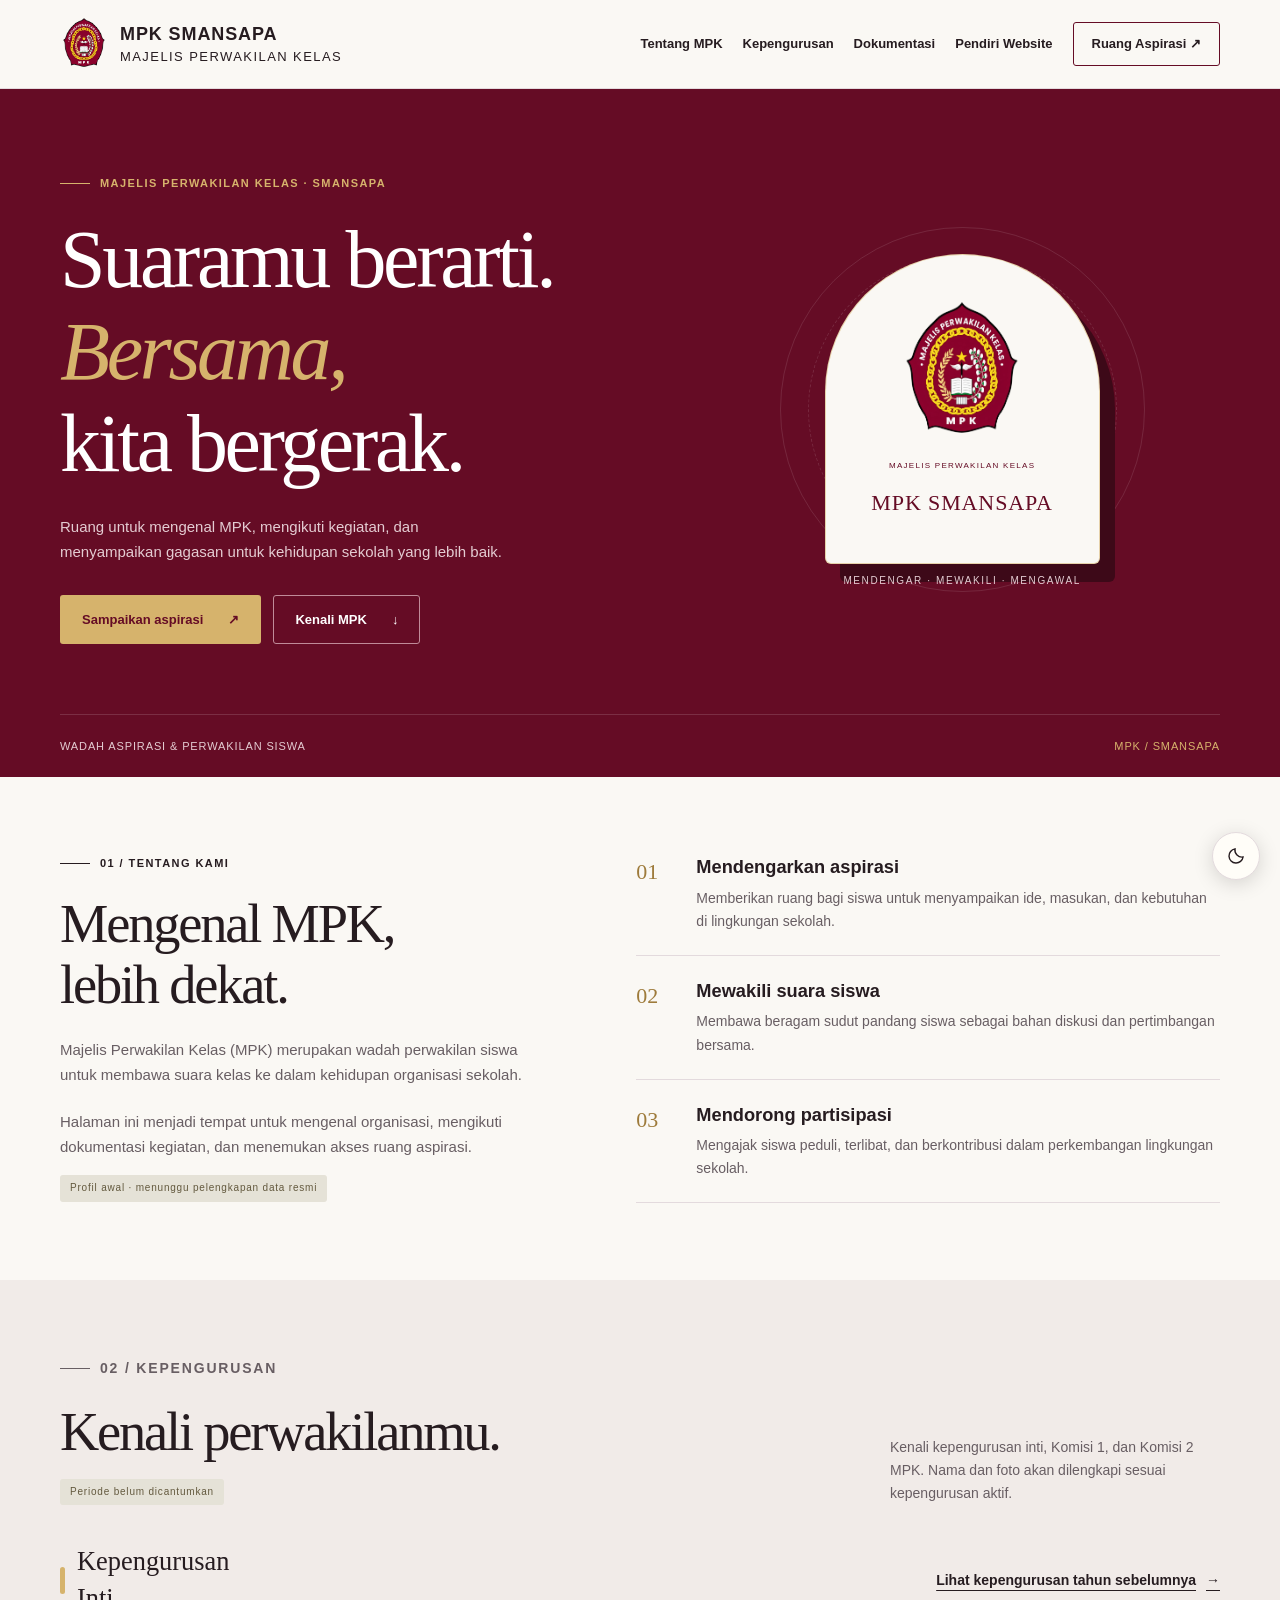
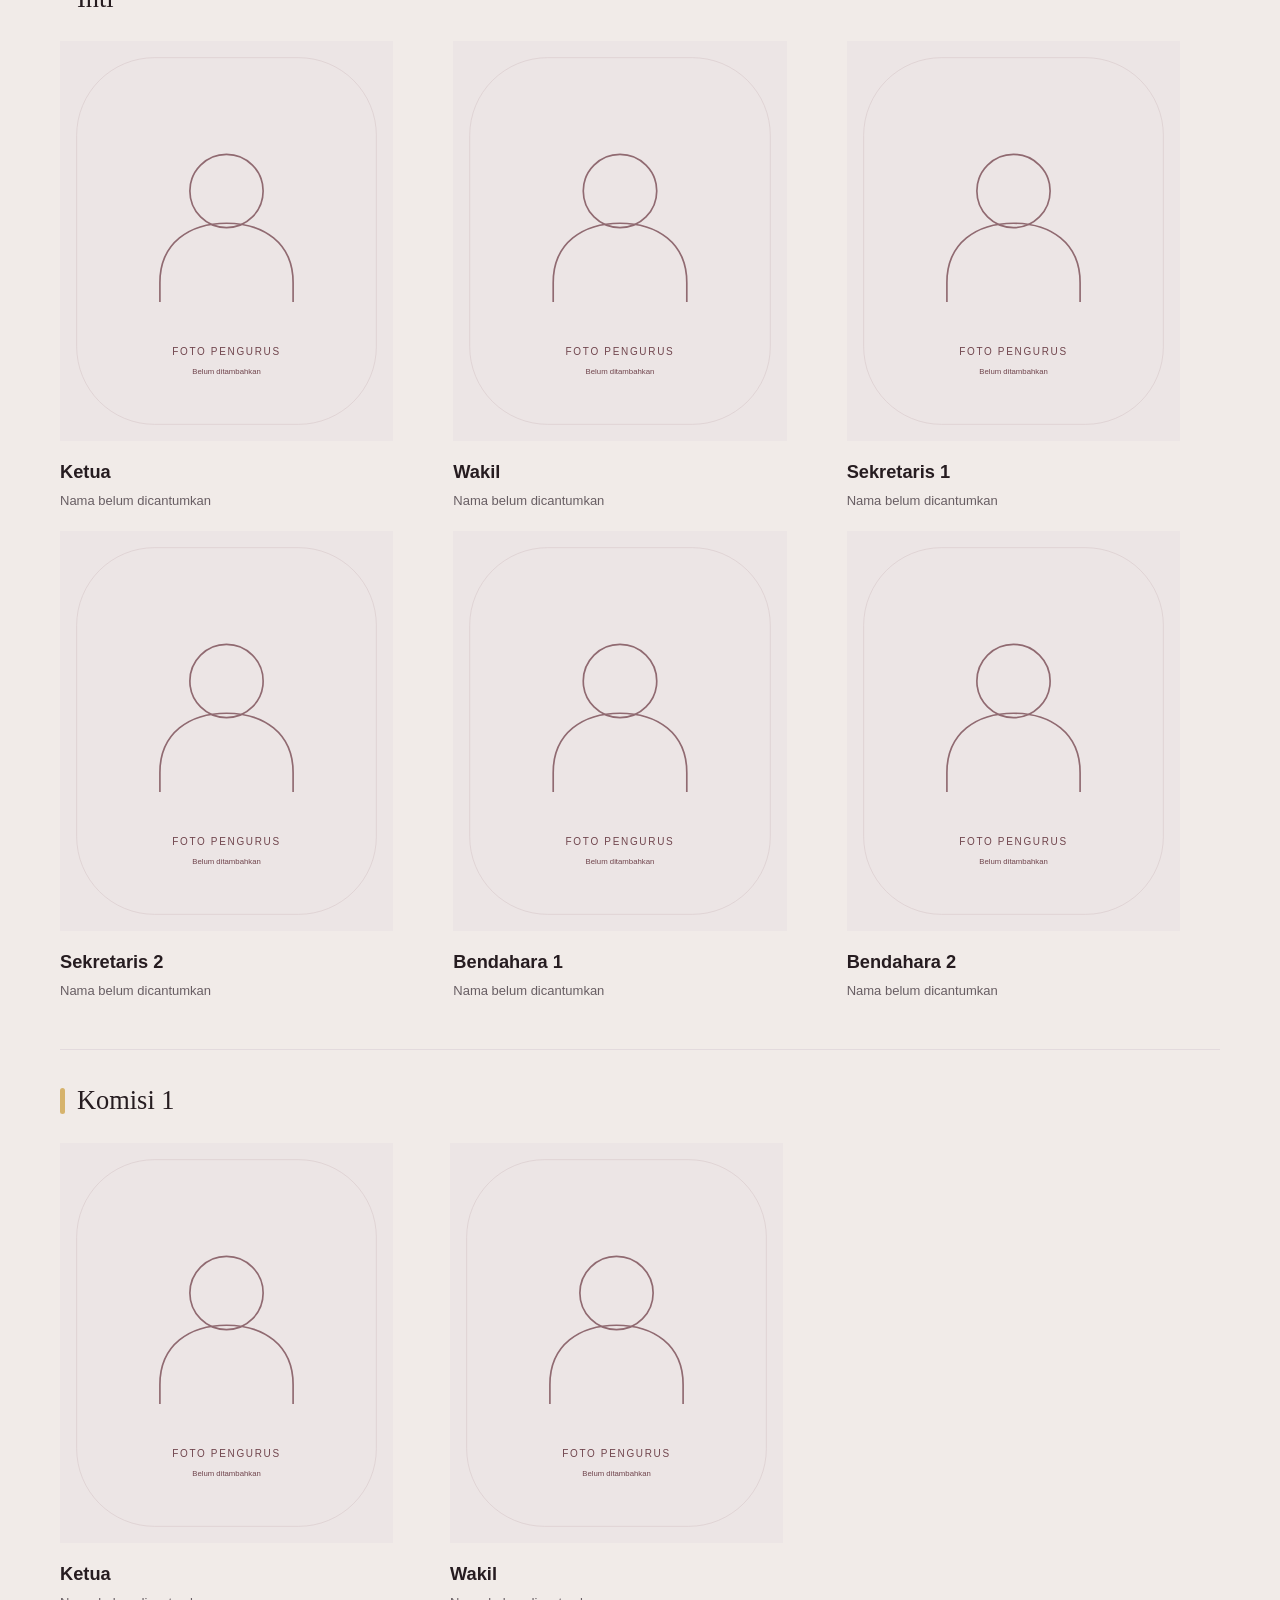
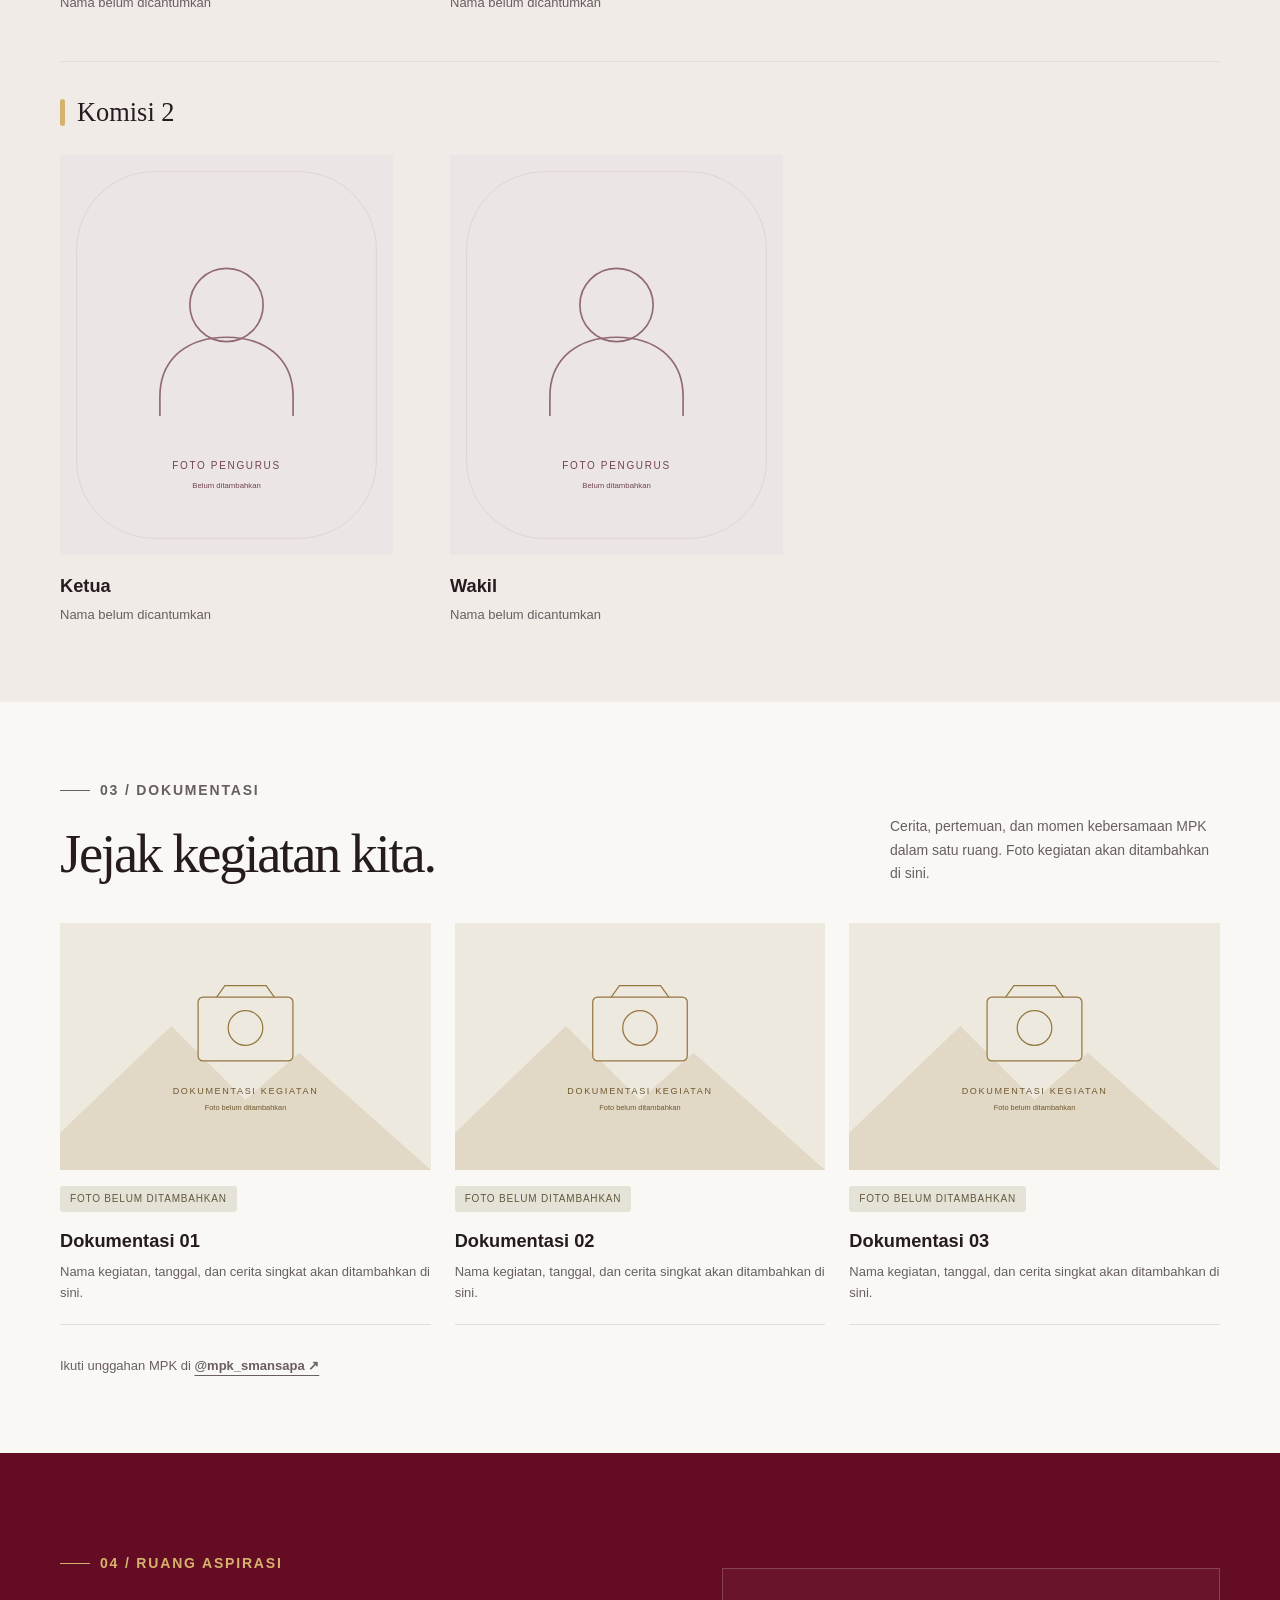
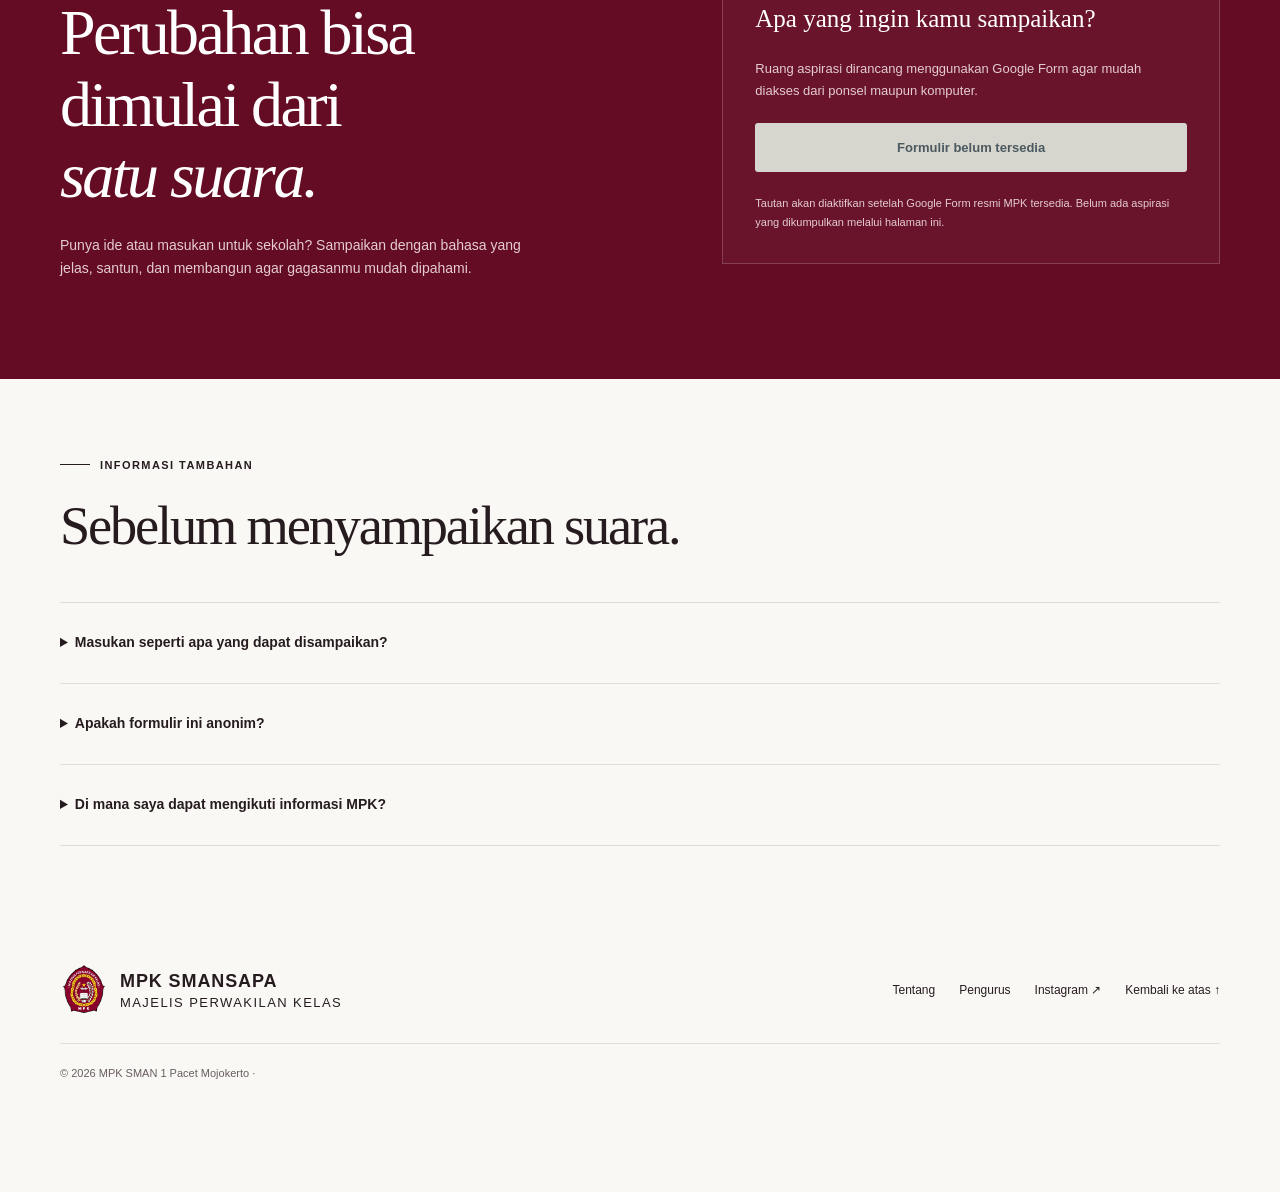
<file: index.html>
<!doctype html>
<html lang="id">
  <head>
    <meta charset="utf-8">
    <meta name="viewport" content="width=device-width, initial-scale=1">
    <meta name="description" content="Kenali MPK SMANSAPA, kepengurusan, dokumentasi kegiatan, dan ruang aspirasi siswa.">
    <meta name="theme-color" content="#650c25">
    <link rel="icon" type="image/png" href="assets/logo-mpk.png?v=2">
    <title>MPK SMANSAPA — Ruang Suara Siswa</title>
    <!-- Terapkan preferensi tema sebelum halaman ditampilkan. -->
    <script src="js/theme.js"></script>
    <link rel="stylesheet" href="css/style.css">
    <script src="js/script.js" defer></script>
  </head>
  <body>
    <a class="skip" href="#utama">Lewati ke konten</a>
    <!-- HEADER DAN NAVIGASI -->
    <header>
      <div class="wrap header-row">
        <a class="brand" href="#beranda" aria-label="MPK SMANSAPA, beranda">
          <img class="brand-logo" src="assets/logo-mpk.png?v=2" alt="Logo MPK SMANSAPA" width="48" height="56">
          <span><strong>MPK SMANSAPA</strong>MAJELIS PERWAKILAN KELAS</span>
        </a>
        <button class="menu" aria-expanded="false" aria-controls="navigasi">Menu</button>
        <nav id="navigasi" aria-label="Navigasi utama">
          <a href="#tentang">Tentang MPK</a>
          <a href="#pengurus">Kepengurusan</a>
          <a href="#kegiatan">Dokumentasi</a>
          <a href="pendiri.html">Pendiri Website</a>
          <a class="nav-cta" href="#aspirasi">Ruang Aspirasi ↗</a>
        </nav>
      </div>
    </header>
    <main id="utama">
      <!-- BERANDA -->
      <section class="hero" id="beranda">
        <div class="wrap">
          <div class="hero-grid">
            <div>
              <p class="eyebrow">Majelis Perwakilan Kelas · SMANSAPA</p>
              <h1>Suaramu berarti.<br><em>Bersama,</em><br>kita bergerak.</h1>
              <p class="hero-copy">Ruang untuk mengenal MPK, mengikuti kegiatan, dan menyampaikan gagasan untuk kehidupan sekolah yang lebih baik.</p>
              <div class="actions"><a class="button" href="#aspirasi">Sampaikan aspirasi <span aria-hidden="true">↗</span></a><a class="button secondary" href="#tentang">Kenali MPK <span aria-hidden="true">↓</span></a></div>
            </div>
            <div class="hero-art">
              <div class="orbit" aria-hidden="true"></div>
              <div class="logo-frame">
                <img src="assets/logo-mpk.png?v=2" alt="Lambang Majelis Perwakilan Kelas SMANSAPA" width="150" height="150">
                <span>MAJELIS PERWAKILAN KELAS</span>
                <strong>MPK SMANSAPA</strong>
              </div>
              <span class="art-label">MENDENGAR · MEWAKILI · MENGAWAL</span>
            </div>
          </div>
          <div class="hero-foot"><span>WADAH ASPIRASI &amp; PERWAKILAN SISWA</span><b>MPK / SMANSAPA</b></div>
        </div>
      </section>
      <!-- TENTANG MPK -->
      <section class="section" id="tentang">
        <div class="wrap about-grid">
          <div>
            <p class="eyebrow">01 / Tentang kami</p>
            <h2>Mengenal MPK,<br>lebih dekat.</h2>
            <p class="intro">Majelis Perwakilan Kelas (MPK) merupakan wadah perwakilan siswa untuk membawa suara kelas ke dalam kehidupan organisasi sekolah.</p>
            <p class="intro">Halaman ini menjadi tempat untuk mengenal organisasi, mengikuti dokumentasi kegiatan, dan menemukan akses ruang aspirasi.</p>
            <span class="badge">Profil awal · menunggu pelengkapan data resmi</span>
          </div>
          <div>
            <article class="principle">
              <span class="number">01</span>
              <div>
                <h3>Mendengarkan aspirasi</h3>
                <p>Memberikan ruang bagi siswa untuk menyampaikan ide, masukan, dan kebutuhan di lingkungan sekolah.</p>
              </div>
            </article>
            <article class="principle">
              <span class="number">02</span>
              <div>
                <h3>Mewakili suara siswa</h3>
                <p>Membawa beragam sudut pandang siswa sebagai bahan diskusi dan pertimbangan bersama.</p>
              </div>
            </article>
            <article class="principle">
              <span class="number">03</span>
              <div>
                <h3>Mendorong partisipasi</h3>
                <p>Mengajak siswa peduli, terlibat, dan berkontribusi dalam perkembangan lingkungan sekolah.</p>
              </div>
            </article>
          </div>
        </div>
      </section>
      <!-- KEPENGURUSAN MPK -->
      <section class="section tinted" id="pengurus">
        <div class="wrap">
          <div class="section-top">
            <div>
              <p class="eyebrow">02 / Kepengurusan</p>
              <h2>Kenali perwakilanmu.</h2>
              <!-- Ganti teks periode di bawah sesuai masa kepengurusan. -->
              <span class="badge" id="period">Periode belum dicantumkan</span>
            </div>
            <p>Kenali kepengurusan inti, Komisi 1, dan Komisi 2 MPK. Nama dan foto akan dilengkapi sesuai kepengurusan aktif.</p>
          </div>
          <!-- KEPENGURUSAN INTI -->
          <section class="leadership-group" aria-labelledby="inti-title">
            <div class="leadership-heading">
              <h3 class="leadership-title" id="inti-title">Kepengurusan Inti</h3>
              <a class="text-link archive-link" href="arsip-kepengurusan.html">Lihat kepengurusan tahun sebelumnya <span aria-hidden="true">→</span></a>
            </div>
            <div class="people people--core" id="people">
              <!-- Kepengurusan Inti: Ketua. Ganti foto dan nama pada kartu ini. -->
              <article class="person">
                <div class="person-image">
                  <img src="assets/foto-pengurus.svg" alt="Tempat foto Ketua Kepengurusan Inti" width="600" height="720" loading="lazy">
                </div>
                <h4>Ketua</h4>
                <p>Nama belum dicantumkan</p>
              </article>
              <!-- Kepengurusan Inti: Wakil. Ganti foto dan nama pada kartu ini. -->
              <article class="person">
                <div class="person-image">
                  <img src="assets/foto-pengurus.svg" alt="Tempat foto Wakil Kepengurusan Inti" width="600" height="720" loading="lazy">
                </div>
                <h4>Wakil</h4>
                <p>Nama belum dicantumkan</p>
              </article>
              <!-- Kepengurusan Inti: Sekretaris 1. Ganti foto dan nama pada kartu ini. -->
              <article class="person">
                <div class="person-image">
                  <img src="assets/foto-pengurus.svg" alt="Tempat foto Sekretaris 1 Kepengurusan Inti" width="600" height="720" loading="lazy">
                </div>
                <h4>Sekretaris 1</h4>
                <p>Nama belum dicantumkan</p>
              </article>
              <!-- Kepengurusan Inti: Sekretaris 2. Ganti foto dan nama pada kartu ini. -->
              <article class="person">
                <div class="person-image">
                  <img src="assets/foto-pengurus.svg" alt="Tempat foto Sekretaris 2 Kepengurusan Inti" width="600" height="720" loading="lazy">
                </div>
                <h4>Sekretaris 2</h4>
                <p>Nama belum dicantumkan</p>
              </article>
              <!-- Kepengurusan Inti: Bendahara 1. Ganti foto dan nama pada kartu ini. -->
              <article class="person">
                <div class="person-image">
                  <img src="assets/foto-pengurus.svg" alt="Tempat foto Bendahara 1 Kepengurusan Inti" width="600" height="720" loading="lazy">
                </div>
                <h4>Bendahara 1</h4>
                <p>Nama belum dicantumkan</p>
              </article>
              <!-- Kepengurusan Inti: Bendahara 2. Ganti foto dan nama pada kartu ini. -->
              <article class="person">
                <div class="person-image">
                  <img src="assets/foto-pengurus.svg" alt="Tempat foto Bendahara 2 Kepengurusan Inti" width="600" height="720" loading="lazy">
                </div>
                <h4>Bendahara 2</h4>
                <p>Nama belum dicantumkan</p>
              </article>
            </div>
          </section>
          <!-- KOMISI 1 -->
          <section class="leadership-group" aria-labelledby="komisi-1-title">
            <h3 class="leadership-title" id="komisi-1-title">Komisi 1</h3>
            <div class="people people--commission">
              <!-- Komisi 1: Ketua. Ganti foto dan nama pada kartu ini. -->
              <article class="person">
                <div class="person-image">
                  <img src="assets/foto-pengurus.svg" alt="Tempat foto Ketua Komisi 1" width="600" height="720" loading="lazy">
                </div>
                <h4>Ketua</h4>
                <p>Nama belum dicantumkan</p>
              </article>
              <!-- Komisi 1: Wakil. Ganti foto dan nama pada kartu ini. -->
              <article class="person">
                <div class="person-image">
                  <img src="assets/foto-pengurus.svg" alt="Tempat foto Wakil Komisi 1" width="600" height="720" loading="lazy">
                </div>
                <h4>Wakil</h4>
                <p>Nama belum dicantumkan</p>
              </article>
            </div>
          </section>
          <!-- KOMISI 2 -->
          <section class="leadership-group" aria-labelledby="komisi-2-title">
            <h3 class="leadership-title" id="komisi-2-title">Komisi 2</h3>
            <div class="people people--commission">
              <!-- Komisi 2: Ketua. Ganti foto dan nama pada kartu ini. -->
              <article class="person">
                <div class="person-image">
                  <img src="assets/foto-pengurus.svg" alt="Tempat foto Ketua Komisi 2" width="600" height="720" loading="lazy">
                </div>
                <h4>Ketua</h4>
                <p>Nama belum dicantumkan</p>
              </article>
              <!-- Komisi 2: Wakil. Ganti foto dan nama pada kartu ini. -->
              <article class="person">
                <div class="person-image">
                  <img src="assets/foto-pengurus.svg" alt="Tempat foto Wakil Komisi 2" width="600" height="720" loading="lazy">
                </div>
                <h4>Wakil</h4>
                <p>Nama belum dicantumkan</p>
              </article>
            </div>
          </section>
        </div>
      </section>
      <!-- DOKUMENTASI KEGIATAN -->
      <section class="section" id="kegiatan">
        <div class="wrap">
          <div class="section-top">
            <div>
              <p class="eyebrow">03 / Dokumentasi</p>
              <h2>Jejak kegiatan kita.</h2>
            </div>
            <p>Cerita, pertemuan, dan momen kebersamaan MPK dalam satu ruang. Foto kegiatan akan ditambahkan di sini.</p>
          </div>
          <div class="gallery" id="gallery">
            <!-- Dokumentasi 01. Ganti foto, judul, tanggal, dan keterangan di kartu ini. -->
            <article class="event">
              <img src="assets/dokumentasi.svg" alt="Tempat foto dokumentasi 01" width="900" height="600" loading="lazy">
              <span class="badge">FOTO BELUM DITAMBAHKAN</span>
              <h3>Dokumentasi 01</h3>
              <!-- Tambahkan tanggal setelah tersedia, misalnya: <time datetime="2026-10-31">31 Oktober 2026</time> -->
              <p>Nama kegiatan, tanggal, dan cerita singkat akan ditambahkan di sini.</p>
            </article>
            <!-- Dokumentasi 02. Ganti foto, judul, tanggal, dan keterangan di kartu ini. -->
            <article class="event">
              <img src="assets/dokumentasi.svg" alt="Tempat foto dokumentasi 02" width="900" height="600" loading="lazy">
              <span class="badge">FOTO BELUM DITAMBAHKAN</span>
              <h3>Dokumentasi 02</h3>
              <!-- Tambahkan tanggal setelah tersedia, misalnya: <time datetime="2026-10-31">31 Oktober 2026</time> -->
              <p>Nama kegiatan, tanggal, dan cerita singkat akan ditambahkan di sini.</p>
            </article>
            <!-- Dokumentasi 03. Ganti foto, judul, tanggal, dan keterangan di kartu ini. -->
            <article class="event">
              <img src="assets/dokumentasi.svg" alt="Tempat foto dokumentasi 03" width="900" height="600" loading="lazy">
              <span class="badge">FOTO BELUM DITAMBAHKAN</span>
              <h3>Dokumentasi 03</h3>
              <!-- Tambahkan tanggal setelah tersedia, misalnya: <time datetime="2026-10-31">31 Oktober 2026</time> -->
              <p>Nama kegiatan, tanggal, dan cerita singkat akan ditambahkan di sini.</p>
            </article>
          </div>
          <p class="gallery-social">Ikuti unggahan MPK di <a class="text-link" href="https://www.instagram.com/mpk_smansapa/" target="_blank" rel="noopener noreferrer">@mpk_smansapa ↗</a></p>
        </div>
      </section>
      <!-- RUANG ASPIRASI -->
      <section class="section aspiration" id="aspirasi">
        <div class="wrap aspiration-grid">
          <div>
            <p class="eyebrow">04 / Ruang aspirasi</p>
            <h2>Perubahan bisa<br>dimulai dari<br><em>satu suara.</em></h2>
            <p>Punya ide atau masukan untuk sekolah? Sampaikan dengan bahasa yang jelas, santun, dan membangun agar gagasanmu mudah dipahami.</p>
          </div>
          <div class="form-box">
            <h3>Apa yang ingin kamu sampaikan?</h3>
            <p>Ruang aspirasi dirancang menggunakan Google Form agar mudah diakses dari ponsel maupun komputer.</p>
            <!-- Setelah Google Form tersedia, ganti tombol nonaktif di bawah dengan:
<a class="button" href="TAUTAN_GOOGLE_FORM" target="_blank" rel="noopener noreferrer">Buka formulir aspirasi ↗</a>
Lalu sesuaikan keterangan di bawah tombol. -->
            <button id="form-pending" class="button" disabled>Formulir belum tersedia</button>
            <p class="form-note" id="form-note">Tautan akan diaktifkan setelah Google Form resmi MPK tersedia. Belum ada aspirasi yang dikumpulkan melalui halaman ini.</p>
          </div>
        </div>
      </section>
      <section class="section">
        <div class="wrap">
          <p class="eyebrow">Informasi tambahan</p>
          <h2>Sebelum menyampaikan suara.</h2>
          <div class="faq">
            <details>
              <summary>Masukan seperti apa yang dapat disampaikan?</summary>
              <p>Ide kegiatan, saran fasilitas, atau masukan tentang kehidupan sekolah. Jelaskan konteks dan usulan perbaikan secara santun. Hindari menyertakan data pribadi orang lain.</p>
            </details>
            <details>
              <summary>Apakah formulir ini anonim?</summary>
              <p>Pengaturan identitas mengikuti Google Form resmi yang nantinya ditautkan. Baca keterangan formulir dan persyaratan login sebelum mengirim; website ini belum menjanjikan pengiriman anonim.</p>
            </details>
            <details>
              <summary>Di mana saya dapat mengikuti informasi MPK?</summary>
              <p>Kunjungi <a class="text-link" href="https://www.instagram.com/mpk_smansapa/" target="_blank" rel="noopener noreferrer">Instagram @mpk_smansapa ↗</a>. Dokumentasi website akan diperbarui setelah materi kegiatan tersedia.</p>
            </details>
          </div>
        </div>
      </section>
    </main>
    <!-- FOOTER -->
    <footer>
      <div class="wrap">
        <div class="footer-row">
          <a class="brand" href="#beranda">
            <img class="brand-logo" src="assets/logo-mpk.png?v=2" alt="Logo MPK SMANSAPA" width="48" height="56">
            <span><strong>MPK SMANSAPA</strong>MAJELIS PERWAKILAN KELAS</span>
          </a>
          <div class="footer-links"><a href="#tentang">Tentang</a><a href="#pengurus">Pengurus</a><a href="https://www.instagram.com/mpk_smansapa/" target="_blank" rel="noopener noreferrer">Instagram ↗</a><a href="#beranda">Kembali ke atas ↑</a></div>
        </div>
        <p class="footer-note">© <span id="year">2026</span> MPK SMAN 1 Pacet Mojokerto · </p>
      </div>
    </footer>
    <!-- Tombol tema tetap dapat diakses saat halaman digulir. -->
    <button
      class="theme-toggle"
      id="theme-toggle"
      type="button"
      aria-label="Aktifkan mode gelap"
      aria-pressed="false"
      hidden
    >
      <svg class="theme-icon theme-icon-moon" viewBox="0 0 24 24" width="20" height="20" fill="none" stroke="currentColor" stroke-width="1.7" aria-hidden="true">
        <path d="M20.5 13.2A8.5 8.5 0 0 1 10.8 3.5a8.5 8.5 0 1 0 9.7 9.7Z" />
      </svg>
      <svg class="theme-icon theme-icon-sun" viewBox="0 0 24 24" width="20" height="20" fill="none" stroke="currentColor" stroke-width="1.7" aria-hidden="true">
        <circle cx="12" cy="12" r="4" />
        <path d="M12 2v2m0 16v2M2 12h2m16 0h2M5 5l1.5 1.5m11 11L19 19M5 19l1.5-1.5m11-11L19 5" />
      </svg>
    </button>
  </body>
</html>
</file>
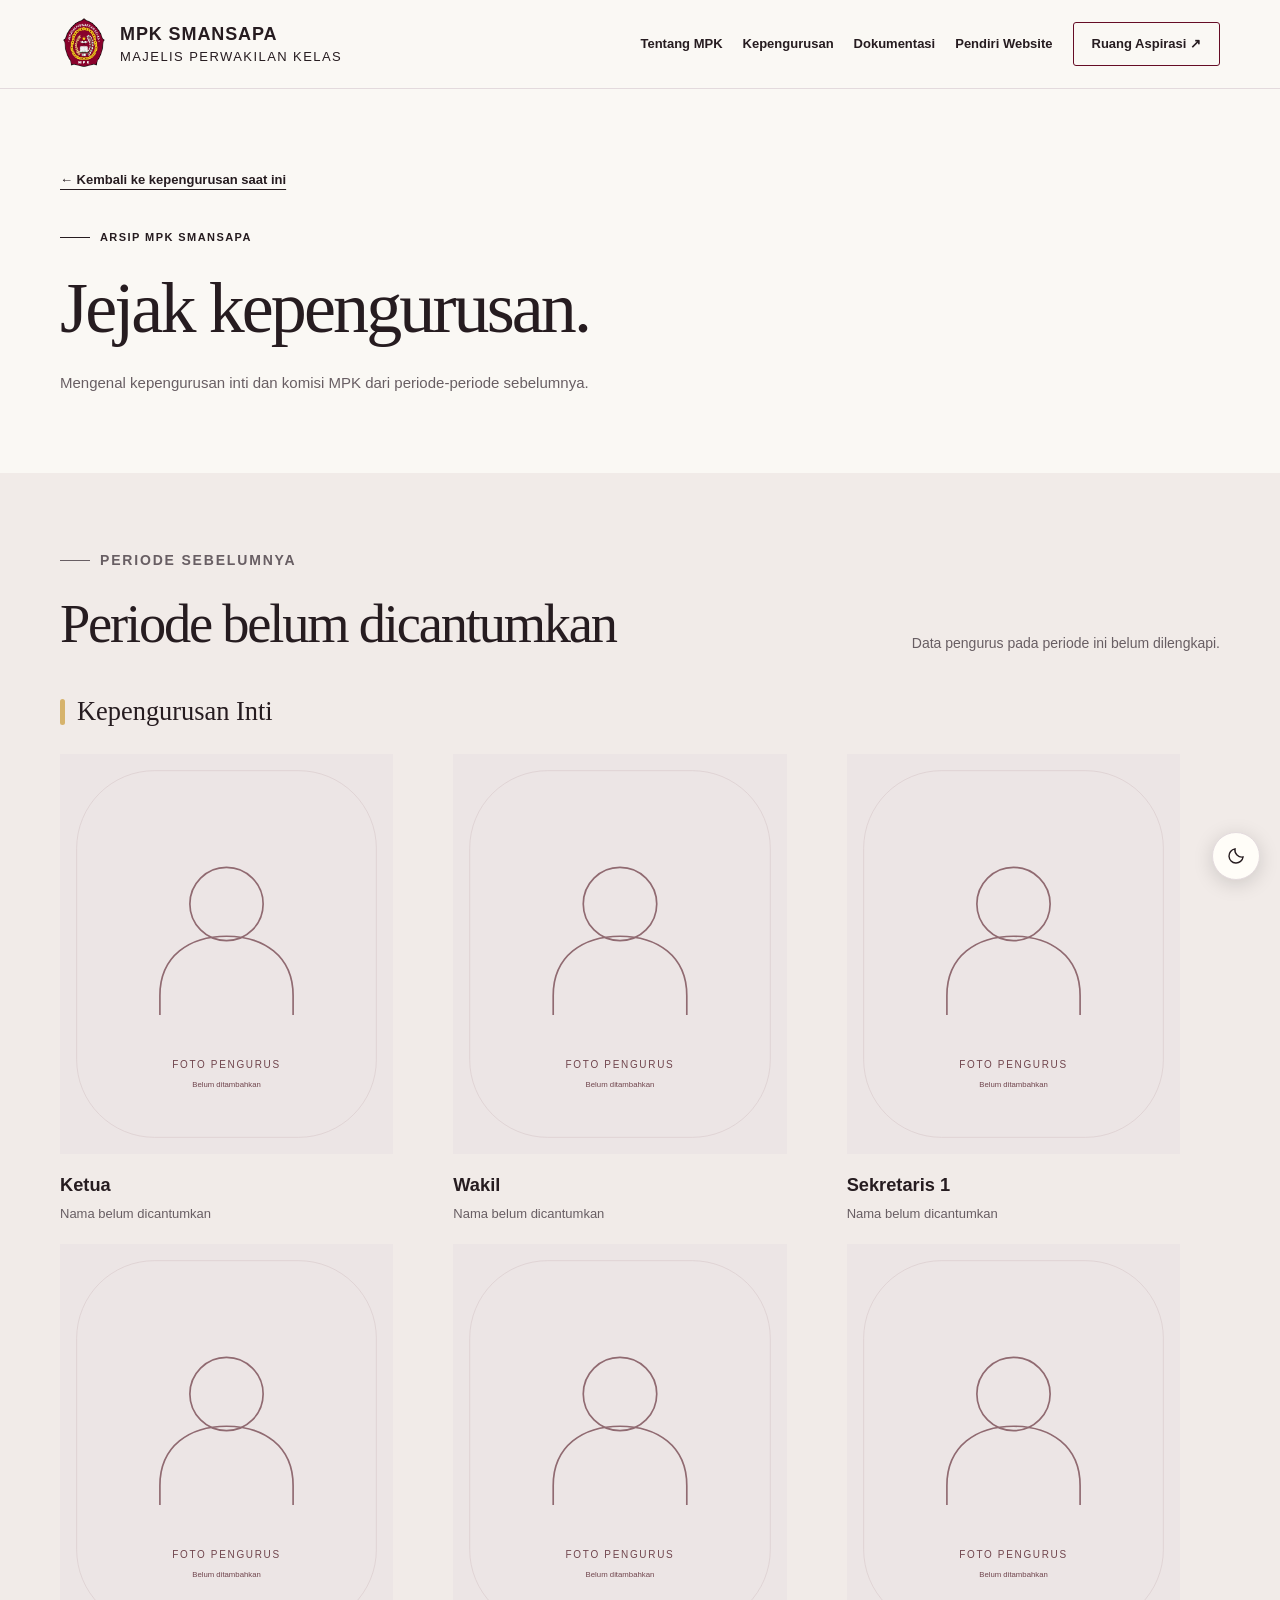
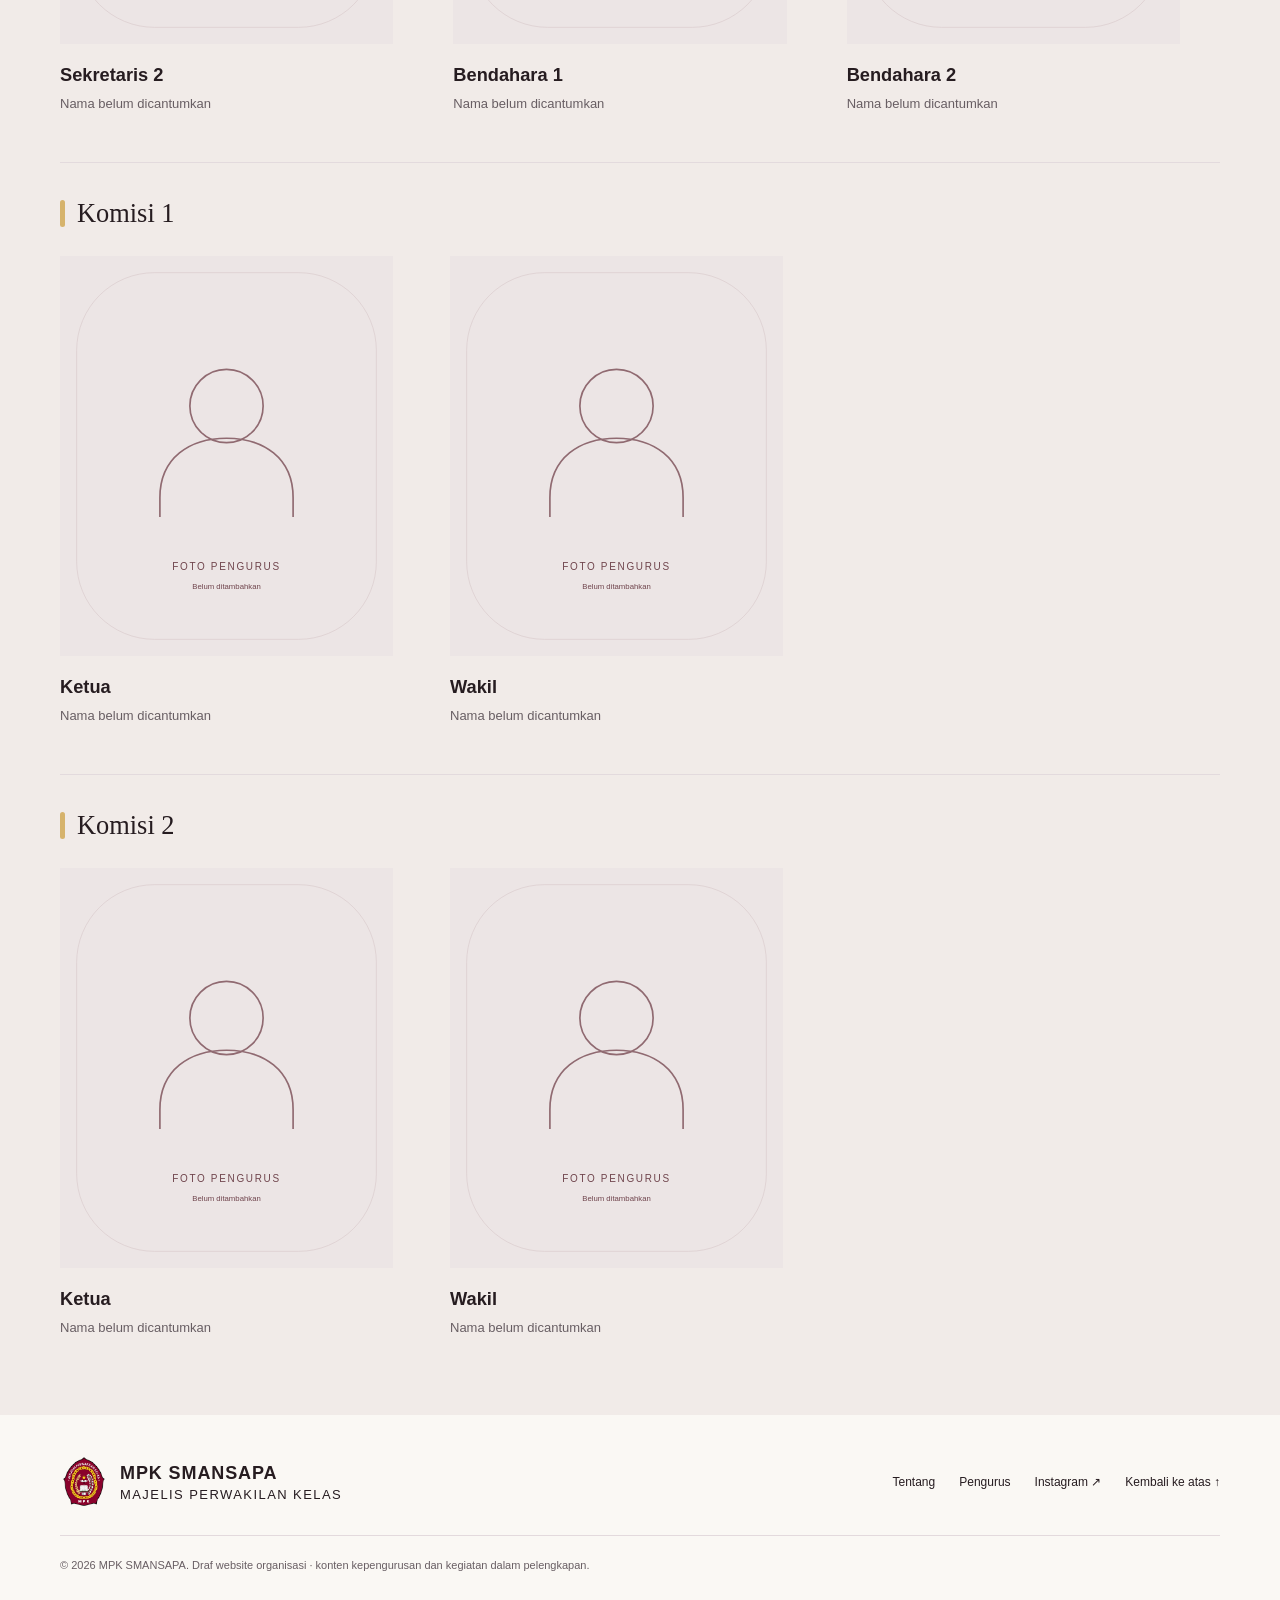
<file: arsip-kepengurusan.html>
<!doctype html>
<html lang="id">
  <head>
    <meta charset="utf-8">
    <meta name="viewport" content="width=device-width, initial-scale=1">
    <meta name="description" content="Arsip kepengurusan inti dan komisi MPK SMANSAPA dari periode-periode sebelumnya.">
    <meta name="theme-color" content="#650c25">
    <link rel="icon" type="image/png" href="assets/logo-mpk.png?v=2">
    <title>Arsip Kepengurusan — MPK SMANSAPA</title>
    <!-- Terapkan preferensi tema sebelum halaman ditampilkan. -->
    <script src="js/theme.js"></script>
    <link rel="stylesheet" href="css/style.css">
    <script src="js/script.js" defer></script>
  </head>
  <body>
    <a class="skip" href="#utama">Lewati ke konten</a>
    <!-- HEADER DAN NAVIGASI -->
    <header>
      <div class="wrap header-row">
        <a class="brand" href="index.html#beranda" aria-label="MPK SMANSAPA, beranda">
          <img class="brand-logo" src="assets/logo-mpk.png?v=2" alt="Logo MPK SMANSAPA" width="48" height="56">
          <span><strong>MPK SMANSAPA</strong>MAJELIS PERWAKILAN KELAS</span>
        </a>
        <button class="menu" aria-expanded="false" aria-controls="navigasi">Menu</button>
        <nav id="navigasi" aria-label="Navigasi utama">
          <a href="index.html#tentang">Tentang MPK</a>
          <a href="index.html#pengurus">Kepengurusan</a>
          <a href="index.html#kegiatan">Dokumentasi</a>
          <a href="pendiri.html">Pendiri Website</a>
          <a class="nav-cta" href="index.html#aspirasi">Ruang Aspirasi ↗</a>
        </nav>
      </div>
    </header>
    <main id="utama">
      <section class="section archive-intro">
        <div class="wrap">
          <a class="text-link" href="index.html#pengurus">← Kembali ke kepengurusan saat ini</a>
          <p class="eyebrow">Arsip MPK SMANSAPA</p>
          <h1>Jejak kepengurusan.</h1>
          <p class="intro">Mengenal kepengurusan inti dan komisi MPK dari periode-periode sebelumnya.</p>
        </div>
      </section>
      <section class="section tinted" aria-labelledby="archive-period-1">
        <div class="wrap">
          <!-- AWAL PERIODE ARSIP: salin seluruh section ini untuk menambahkan periode lain.
               Ganti tahun, nama, dan foto. Gunakan ID unik pada setiap periode salinan. -->
          <div class="section-top">
            <div>
              <p class="eyebrow">Periode sebelumnya</p>
              <!-- Ganti dengan tahun sebenarnya, misalnya Periode 2024–2025. -->
              <h2 id="archive-period-1">Periode belum dicantumkan</h2>
            </div>
            <p>Data pengurus pada periode ini belum dilengkapi.</p>
          </div>
          <!-- KEPENGURUSAN INTI -->
          <section class="leadership-group" aria-labelledby="archive-inti-1">
            <h3 class="leadership-title" id="archive-inti-1">Kepengurusan Inti</h3>
            <div class="people people--core">
              <!-- Kepengurusan Inti: Ketua. Ganti foto dan nama pada kartu ini. -->
              <article class="person">
                <div class="person-image">
                  <img src="assets/foto-pengurus.svg" alt="Tempat foto Ketua Kepengurusan Inti" width="600" height="720" loading="lazy">
                </div>
                <h4>Ketua</h4>
                <p>Nama belum dicantumkan</p>
              </article>
              <!-- Kepengurusan Inti: Wakil. Ganti foto dan nama pada kartu ini. -->
              <article class="person">
                <div class="person-image">
                  <img src="assets/foto-pengurus.svg" alt="Tempat foto Wakil Kepengurusan Inti" width="600" height="720" loading="lazy">
                </div>
                <h4>Wakil</h4>
                <p>Nama belum dicantumkan</p>
              </article>
              <!-- Kepengurusan Inti: Sekretaris 1. Ganti foto dan nama pada kartu ini. -->
              <article class="person">
                <div class="person-image">
                  <img src="assets/foto-pengurus.svg" alt="Tempat foto Sekretaris 1 Kepengurusan Inti" width="600" height="720" loading="lazy">
                </div>
                <h4>Sekretaris 1</h4>
                <p>Nama belum dicantumkan</p>
              </article>
              <!-- Kepengurusan Inti: Sekretaris 2. Ganti foto dan nama pada kartu ini. -->
              <article class="person">
                <div class="person-image">
                  <img src="assets/foto-pengurus.svg" alt="Tempat foto Sekretaris 2 Kepengurusan Inti" width="600" height="720" loading="lazy">
                </div>
                <h4>Sekretaris 2</h4>
                <p>Nama belum dicantumkan</p>
              </article>
              <!-- Kepengurusan Inti: Bendahara 1. Ganti foto dan nama pada kartu ini. -->
              <article class="person">
                <div class="person-image">
                  <img src="assets/foto-pengurus.svg" alt="Tempat foto Bendahara 1 Kepengurusan Inti" width="600" height="720" loading="lazy">
                </div>
                <h4>Bendahara 1</h4>
                <p>Nama belum dicantumkan</p>
              </article>
              <!-- Kepengurusan Inti: Bendahara 2. Ganti foto dan nama pada kartu ini. -->
              <article class="person">
                <div class="person-image">
                  <img src="assets/foto-pengurus.svg" alt="Tempat foto Bendahara 2 Kepengurusan Inti" width="600" height="720" loading="lazy">
                </div>
                <h4>Bendahara 2</h4>
                <p>Nama belum dicantumkan</p>
              </article>
            </div>
          </section>

          <!-- KOMISI 1 -->
          <section class="leadership-group" aria-labelledby="archive-komisi-1-period-1">
            <h3 class="leadership-title" id="archive-komisi-1-period-1">Komisi 1</h3>
            <div class="people people--commission">
              <!-- Komisi 1: Ketua. Ganti foto dan nama pada kartu ini. -->
              <article class="person">
                <div class="person-image">
                  <img src="assets/foto-pengurus.svg" alt="Tempat foto Ketua Komisi 1" width="600" height="720" loading="lazy">
                </div>
                <h4>Ketua</h4>
                <p>Nama belum dicantumkan</p>
              </article>
              <!-- Komisi 1: Wakil. Ganti foto dan nama pada kartu ini. -->
              <article class="person">
                <div class="person-image">
                  <img src="assets/foto-pengurus.svg" alt="Tempat foto Wakil Komisi 1" width="600" height="720" loading="lazy">
                </div>
                <h4>Wakil</h4>
                <p>Nama belum dicantumkan</p>
              </article>
            </div>
          </section>
          <!-- KOMISI 2 -->
          <section class="leadership-group" aria-labelledby="archive-komisi-2-period-1">
            <h3 class="leadership-title" id="archive-komisi-2-period-1">Komisi 2</h3>
            <div class="people people--commission">
              <!-- Komisi 2: Ketua. Ganti foto dan nama pada kartu ini. -->
              <article class="person">
                <div class="person-image">
                  <img src="assets/foto-pengurus.svg" alt="Tempat foto Ketua Komisi 2" width="600" height="720" loading="lazy">
                </div>
                <h4>Ketua</h4>
                <p>Nama belum dicantumkan</p>
              </article>
              <!-- Komisi 2: Wakil. Ganti foto dan nama pada kartu ini. -->
              <article class="person">
                <div class="person-image">
                  <img src="assets/foto-pengurus.svg" alt="Tempat foto Wakil Komisi 2" width="600" height="720" loading="lazy">
                </div>
                <h4>Wakil</h4>
                <p>Nama belum dicantumkan</p>
              </article>
            </div>
          </section>

        </div>
      </section>
      <!-- AKHIR PERIODE ARSIP -->
    </main>
    <!-- FOOTER -->
    <footer>
      <div class="wrap">
        <div class="footer-row">
          <a class="brand" href="index.html#beranda">
            <img class="brand-logo" src="assets/logo-mpk.png?v=2" alt="Logo MPK SMANSAPA" width="48" height="56">
            <span><strong>MPK SMANSAPA</strong>MAJELIS PERWAKILAN KELAS</span>
          </a>
          <div class="footer-links"><a href="index.html#tentang">Tentang</a><a href="index.html#pengurus">Pengurus</a><a href="https://www.instagram.com/mpk_smansapa/" target="_blank" rel="noopener noreferrer">Instagram ↗</a><a href="index.html#beranda">Kembali ke atas ↑</a></div>
        </div>
        <p class="footer-note">© <span id="year">2026</span> MPK SMANSAPA. Draf website organisasi · konten kepengurusan dan kegiatan dalam pelengkapan.</p>
      </div>
    </footer>
    <!-- Tombol tema tetap dapat diakses saat halaman digulir. -->
    <button
      class="theme-toggle"
      id="theme-toggle"
      type="button"
      aria-label="Aktifkan mode gelap"
      aria-pressed="false"
      hidden
    >
      <svg class="theme-icon theme-icon-moon" viewBox="0 0 24 24" width="20" height="20" fill="none" stroke="currentColor" stroke-width="1.7" aria-hidden="true">
        <path d="M20.5 13.2A8.5 8.5 0 0 1 10.8 3.5a8.5 8.5 0 1 0 9.7 9.7Z" />
      </svg>
      <svg class="theme-icon theme-icon-sun" viewBox="0 0 24 24" width="20" height="20" fill="none" stroke="currentColor" stroke-width="1.7" aria-hidden="true">
        <circle cx="12" cy="12" r="4" />
        <path d="M12 2v2m0 16v2M2 12h2m16 0h2M5 5l1.5 1.5m11 11L19 19M5 19l1.5-1.5m11-11L19 5" />
      </svg>
    </button>
  </body>
</html>
</file>
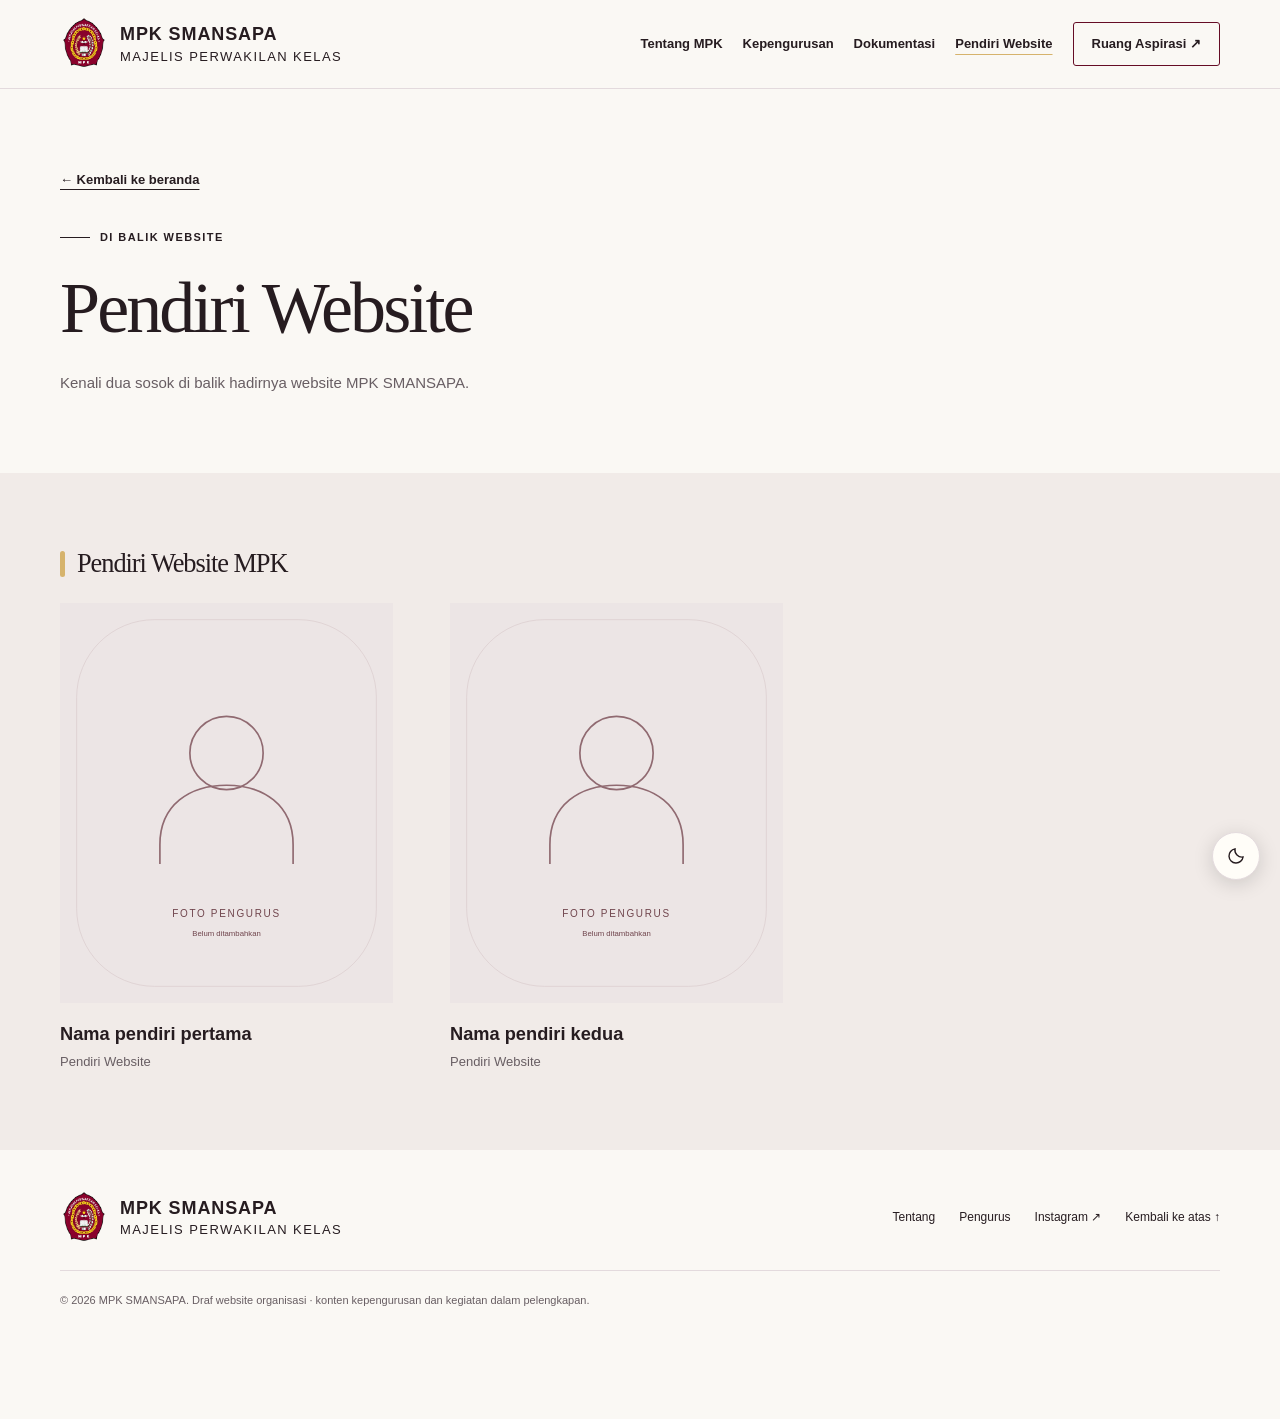
<file: pendiri.html>
<!doctype html>
<html lang="id">
  <head>
    <meta charset="utf-8">
    <meta name="viewport" content="width=device-width, initial-scale=1">
    <meta name="description" content="Kenali dua pendiri website MPK SMANSAPA.">
    <meta name="theme-color" content="#650c25">
    <link rel="icon" type="image/png" href="assets/logo-mpk.png?v=2">
    <title>Pendiri Website — MPK SMANSAPA</title>
    <!-- Terapkan preferensi tema sebelum halaman ditampilkan. -->
    <script src="js/theme.js"></script>
    <link rel="stylesheet" href="css/style.css">
    <script src="js/script.js" defer></script>
  </head>
  <body>
    <a class="skip" href="#utama">Lewati ke konten</a>
    <!-- HEADER DAN NAVIGASI -->
    <header>
      <div class="wrap header-row">
        <a class="brand" href="index.html#beranda" aria-label="MPK SMANSAPA, beranda">
          <img class="brand-logo" src="assets/logo-mpk.png?v=2" alt="Logo MPK SMANSAPA" width="48" height="56">
          <span><strong>MPK SMANSAPA</strong>MAJELIS PERWAKILAN KELAS</span>
        </a>
        <button class="menu" aria-expanded="false" aria-controls="navigasi">Menu</button>
        <nav id="navigasi" aria-label="Navigasi utama">
          <a href="index.html#tentang">Tentang MPK</a>
          <a href="index.html#pengurus">Kepengurusan</a>
          <a href="index.html#kegiatan">Dokumentasi</a>
          <a href="pendiri.html" aria-current="page">Pendiri Website</a>
          <a class="nav-cta" href="index.html#aspirasi">Ruang Aspirasi ↗</a>
        </nav>
      </div>
    </header>
    <main id="utama">
      <section class="section archive-intro">
        <div class="wrap">
          <a class="text-link" href="index.html#beranda">← Kembali ke beranda</a>
          <p class="eyebrow">Di balik website</p>
          <h1>Pendiri Website</h1>
          <p class="intro">Kenali dua sosok di balik hadirnya website MPK SMANSAPA.</p>
        </div>
      </section>
      <section class="section tinted" aria-labelledby="founders-title">
        <div class="wrap">
          <h2 class="leadership-title" id="founders-title">Pendiri Website MPK</h2>
          <div class="people people--commission people--founders">
            <!-- PENDIRI 1: ganti src foto, alt, nama, dan keterangan di kartu ini. -->
            <article class="person">
              <div class="person-image">
                <img src="assets/foto-pengurus.svg" alt="Tempat foto pendiri website pertama" width="600" height="720" loading="lazy">
              </div>
              <h3>Nama pendiri pertama</h3>
              <p>Pendiri Website</p>
            </article>
            <!-- PENDIRI 2: ganti src foto, alt, nama, dan keterangan di kartu ini. -->
            <article class="person">
              <div class="person-image">
                <img src="assets/foto-pengurus.svg" alt="Tempat foto pendiri website kedua" width="600" height="720" loading="lazy">
              </div>
              <h3>Nama pendiri kedua</h3>
              <p>Pendiri Website</p>
            </article>
          </div>
        </div>
      </section>
    </main>
    <!-- FOOTER -->
    <footer>
      <div class="wrap">
        <div class="footer-row">
          <a class="brand" href="index.html#beranda">
            <img class="brand-logo" src="assets/logo-mpk.png?v=2" alt="Logo MPK SMANSAPA" width="48" height="56">
            <span><strong>MPK SMANSAPA</strong>MAJELIS PERWAKILAN KELAS</span>
          </a>
          <div class="footer-links"><a href="index.html#tentang">Tentang</a><a href="index.html#pengurus">Pengurus</a><a href="https://www.instagram.com/mpk_smansapa/" target="_blank" rel="noopener noreferrer">Instagram ↗</a><a href="index.html#beranda">Kembali ke atas ↑</a></div>
        </div>
        <p class="footer-note">© <span id="year">2026</span> MPK SMANSAPA. Draf website organisasi · konten kepengurusan dan kegiatan dalam pelengkapan.</p>
      </div>
    </footer>
    <!-- Tombol tema tetap dapat diakses saat halaman digulir. -->
    <button
      class="theme-toggle"
      id="theme-toggle"
      type="button"
      aria-label="Aktifkan mode gelap"
      aria-pressed="false"
      hidden
    >
      <svg class="theme-icon theme-icon-moon" viewBox="0 0 24 24" width="20" height="20" fill="none" stroke="currentColor" stroke-width="1.7" aria-hidden="true">
        <path d="M20.5 13.2A8.5 8.5 0 0 1 10.8 3.5a8.5 8.5 0 1 0 9.7 9.7Z" />
      </svg>
      <svg class="theme-icon theme-icon-sun" viewBox="0 0 24 24" width="20" height="20" fill="none" stroke="currentColor" stroke-width="1.7" aria-hidden="true">
        <circle cx="12" cy="12" r="4" />
        <path d="M12 2v2m0 16v2M2 12h2m16 0h2M5 5l1.5 1.5m11 11L19 19M5 19l1.5-1.5m11-11L19 5" />
      </svg>
    </button>
  </body>
</html>
</file>
<file: css/style.css>
/* Warna, tipografi, dan tata letak website MPK SMANSAPA. */
:root {
  --maroon: #650c25;
  --maroon-light: #8b1637;
  --gold: #d6b36c;
  --paper: #faf8f4;
  --ink: #261c20;
  --muted: #685e63;
  --line: #e3dadd;
}

* {
  box-sizing: border-box;
}

html {
  scroll-behavior: smooth;
  scroll-padding-top: 100px;
}

body {
  margin: 0;
  background: var(--paper);
  color: var(--ink);
  font-family: Arial,Helvetica,sans-serif;
  line-height: 1.65;
}

a {
  color: inherit;
  text-decoration: none;
}

button {
  font: inherit;
  cursor: pointer;
}

button:disabled {
  cursor: default;
}

a:focus-visible,button:focus-visible {
  outline: 3px solid #c79c47;
  outline-offset: 5px;
}

img {
  max-width: 100%;
  display: block;
}

h1,h2,h3,p {
  margin: 0;
}

h1,h2 {
  font-family: Georgia,'Times New Roman',serif;
  font-weight: 400;
  line-height: 1.12;
  letter-spacing: -.04em;
}

h2 {
  font-size: clamp(2rem,4.5vw,3.4rem);
}

h3 {
  font-size: 1.14rem;
  line-height: 1.4;
}

.wrap {
  width: min(1160px,calc(100% - 48px));
  margin: auto;
}

.skip {
  position: fixed;
  top: -100px;
  background: white;
  padding: 12px;
  z-index: 100;
}

.skip:focus {
  top: 8px;
}

header {
  position: sticky;
  top: 0;
  z-index: 20;
  background: #faf8f4f5;
  border-bottom: 1px solid var(--line);
  backdrop-filter: blur(12px);
}

.header-row {
  height: 88px;
  display: flex;
  align-items: center;
  justify-content: space-between;
  gap: 20px;
}

.brand {
  display: flex;
  gap: 12px;
  align-items: center;
  font-size: 13px;
  letter-spacing: .11em;
  line-height: 1.4;
}

.brand strong {
  display: block;
  font-size: 18px;
  letter-spacing: .05em;
}

.brand-mark {
  height: 43px;
  width: 38px;
  display: grid;
  place-items: center;
  border: 1.5px solid var(--maroon);
  border-radius: 3px 3px 18px 18px;
  font-family: Georgia,serif;
  font-size: 27px;
  color: var(--maroon);
}

nav {
  display: flex;
  align-items: center;
  gap: 28px;
  font-size: 13px;
  font-weight: 600;
}

nav a:hover {
  color: #956c20;
}

.nav-cta {
  padding: 10px 18px;
  border: 1px solid var(--maroon);
  border-radius: 3px;
}

.menu {
  display: none;
  border: 1px solid var(--line);
  background: transparent;
  padding: 7px 12px;
}

.eyebrow {
  font-size: 11px;
  font-weight: 700;
  letter-spacing: .18em;
  text-transform: uppercase;
  display: flex;
  align-items: center;
  gap: 12px;
  margin-bottom: 22px;
}

.eyebrow:before {
  content: '';
  height: 1px;
  width: 30px;
  background: currentColor;
}

.hero {
  background: var(--maroon);
  color: #fff;
  overflow: hidden;
}

.hero-grid {
  display: grid;
  grid-template-columns: 1.15fr 1fr;
  gap: 60px;
  align-items: center;
  padding: 85px 0 70px;
}

.hero .eyebrow {
  color: var(--gold);
}

h1 {
  font-size: clamp(3.6rem,6.8vw,5.9rem);
  max-width: 700px;
}

h1 em {
  color: var(--gold);
  font-weight: 400;
}

.hero-copy {
  color: #e4ccd2;
  max-width: 455px;
  font-size: 15px;
  margin-top: 26px;
}

.actions {
  display: flex;
  gap: 12px;
  flex-wrap: wrap;
  margin-top: 30px;
}

.button {
  display: inline-flex;
  justify-content: center;
  align-items: center;
  gap: 25px;
  padding: 13px 21px;
  border: 1px solid transparent;
  border-radius: 3px;
  font-size: 13px;
  font-weight: 700;
  background: var(--gold);
  color: var(--maroon);
}

.button:hover {
  filter: brightness(1.07);
}

.button.secondary {
  background: transparent;
  border-color: #c08b99;
  color: white;
}

.hero-art {
  position: relative;
  min-height: 400px;
  display: flex;
  align-items: center;
  justify-content: center;
}

.orbit {
  border: 1px solid #ffffff1c;
  border-radius: 50%;
  width: 365px;
  height: 365px;
  position: absolute;
}

.orbit:after {
  content: '';
  position: absolute;
  inset: 27px;
  border-radius: 50%;
  border: 1px dashed #ffffff20;
}

.monogram {
  border: 1px solid #d6b36c88;
  border-radius: 120px 120px 10px 10px;
  position: relative;
  width: 245px;
  height: 300px;
  display: flex;
  flex-direction: column;
  align-items: center;
  justify-content: center;
  background: linear-gradient(135deg,#921d40,#650c25);
  box-shadow: 15px 18px 0 #3d0918;
}

.monogram .star {
  color: var(--gold);
  font-size: 38px;
}

.monogram b {
  font-family: Georgia,serif;
  font-size: 64px;
  letter-spacing: -.06em;
  font-weight: 400;
}

.monogram small {
  color: var(--gold);
  font-size: 9px;
  letter-spacing: .25em;
  margin-top: 10px;
}

.art-label {
  position: absolute;
  bottom: 10px;
  left: 0;
  color: #e4ccd2;
  font-size: 10px;
  letter-spacing: .16em;
}

.hero-foot {
  display: flex;
  justify-content: space-between;
  border-top: 1px solid #ffffff24;
  padding: 22px 0;
  color: #e4ccd2;
  font-size: 11px;
  letter-spacing: .08em;
}

.hero-foot b {
  color: var(--gold);
  font-weight: 400;
}

.section {
  padding: 85px 0;
}

.section-top {
  display: flex;
  justify-content: space-between;
  gap: 32px;
  align-items: end;
  margin-bottom: 38px;
}

.section-top p {
  max-width: 330px;
  color: var(--muted);
  font-size: 14px;
}

.about-grid {
  display: grid;
  grid-template-columns: 1fr 1.2fr;
  gap: 90px;
}

.intro {
  margin-top: 22px;
  color: var(--muted);
  font-size: 15px;
}

.principle {
  padding: 22px 0;
  display: grid;
  grid-template-columns: 45px 1fr;
  gap: 15px;
  border-bottom: 1px solid var(--line);
}

.principle:first-child {
  padding-top: 0;
}

.number {
  font-family: Georgia,serif;
  color: #9e7b3b;
  font-size: 22px;
}

.principle p {
  color: var(--muted);
  font-size: 14px;
  margin-top: 7px;
}

.tinted {
  background: #f1ebe8;
}

.badge {
  display: inline-block;
  font-size: 10px;
  letter-spacing: .08em;
  padding: 5px 10px;
  background: #e5e2d7;
  color: #63593e;
  border-radius: 3px;
  margin-top: 16px;
}

.people {
  display: grid;
  grid-template-columns: repeat(4,1fr);
  gap: 20px;
}

.person-image {
  height: 235px;
  background: #e3e5e1;
  display: grid;
  place-content: center;
  text-align: center;
  color: #70818a;
  overflow: hidden;
}

.person-image span {
  font-family: Georgia,serif;
  font-size: 64px;
  font-weight: 400;
  opacity: .45;
  line-height: 1;
}

.person-image small {
  font-size: 10px;
  letter-spacing: .1em;
  margin-top: 18px;
}

.person-image img {
  width: 100%;
  height: 235px;
  object-fit: cover;
}

.person h3 {
  margin-top: 18px;
}

.person p {
  font-size: 13px;
  color: var(--muted);
  margin-top: 5px;
}

.empty-gallery {
  display: grid;
  grid-template-columns: .7fr 1.3fr;
  border: 1px solid var(--line);
  min-height: 255px;
}

.gallery-art {
  background: repeating-linear-gradient(135deg,#e9ebe5,#e9ebe5 25px,#e5e8e1 25px,#e5e8e1 26px);
  display: grid;
  place-items: center;
  color: #4e6a75;
}

.gallery-art svg {
  width: 75px;
  height: 75px;
  stroke-width: 1;
}

.empty-copy {
  padding: 42px;
}

.empty-copy p {
  font-size: 14px;
  color: var(--muted);
  margin: 12px 0 20px;
}

.text-link {
  font-size: 13px;
  font-weight: 700;
  text-decoration: underline;
  text-underline-offset: 5px;
}

.gallery {
  display: grid;
  grid-template-columns: repeat(3,1fr);
  gap: 24px;
}

.event {
  border-bottom: 1px solid var(--line);
  padding-bottom: 20px;
}

.event img {
  width: 100%;
  height: 230px;
  object-fit: cover;
}

.event h3 {
  margin-top: 16px;
}

.event p {
  font-size: 13px;
  color: var(--muted);
  margin-top: 7px;
}

.aspiration {
  background: var(--maroon);
  color: white;
  position: relative;
}

.aspiration-grid {
  display: grid;
  grid-template-columns: 1.15fr 1fr;
  gap: 90px;
}

.aspiration h2 {
  font-size: clamp(2.5rem,5vw,4.3rem);
}

.aspiration .eyebrow {
  color: var(--gold);
}

.aspiration p {
  font-size: 14px;
  color: #e4ccd2;
  margin: 22px 0;
  max-width: 480px;
}

.form-box {
  background: #ffffff08;
  border: 1px solid #ffffff30;
  padding: 32px;
  align-self: center;
}

.form-box h3 {
  font-family: Georgia,serif;
  font-size: 25px;
  font-weight: 400;
}

.form-box p {
  font-size: 13px;
}

.form-box .button {
  width: 100%;
}

.form-box button:disabled {
  background: #d6d6ce;
  color: #4c5961;
}

.form-note {
  font-size: 11px!important;
  margin-bottom: 0!important;
}

.faq {
  margin-top: 45px;
  border-top: 1px solid var(--line);
}

details {
  border-bottom: 1px solid var(--line);
  padding: 18px 0;
}

summary {
  cursor: pointer;
  font-size: 14px;
  font-weight: 600;
}

details p {
  color: var(--muted);
  font-size: 14px;
  max-width: 750px;
  padding-top: 12px;
}

footer {
  padding: 40px 0;
}

.footer-row {
  display: flex;
  justify-content: space-between;
  align-items: center;
  gap: 24px;
}

.footer-note {
  font-size: 11px;
  color: var(--muted);
  margin-top: 24px;
  padding-top: 20px;
  border-top: 1px solid var(--line);
}

.footer-links {
  font-size: 12px;
  display: flex;
  gap: 24px;
}

[hidden] {
  display: none!important;
}

/* Identitas visual berdasarkan logo MPK yang diberikan. */
.brand-logo {
  width: 48px;
  height: 56px;
  object-fit: contain;
  flex-shrink: 0;
}

.logo-frame {
  position: relative;
  width: 275px;
  min-height: 310px;
  border: 1px solid #d6b36c88;
  border-radius: 140px 140px 6px 6px;
  background: #faf8f4;
  display: flex;
  flex-direction: column;
  align-items: center;
  justify-content: center;
  gap: 12px;
  box-shadow: 15px 18px 0 #3d0918;
}

.logo-frame img {
  width: 150px;
  height: 150px;
  object-fit: contain;
}

.logo-frame span {
  font-size: 8px;
  letter-spacing: .16em;
  color: #650c25;
}

.logo-frame strong {
  font-family: Georgia,serif;
  color: #650c25;
  letter-spacing: .04em;
  font-size: 22px;
  font-weight: 400;
}

.person-image {
  display: block;
  background: #ece5e5;
}

.person-image img {
  width: 100%;
  height: 100%;
  object-fit: cover;
}

.person-image:has(span) {
  display: grid;
}

.event img {
  height: auto;
  aspect-ratio: 3/2;
}

.event time {
  display: block;
  margin-top: 8px;
  font-size: 12px;
  color: var(--muted);
}

.gallery-social {
  margin-top: 30px;
  font-size: 13px;
  color: var(--muted);
}

/* Tata letak responsif: desktop, tablet, dan layar ponsel mulai 320px. */
:root {
  --header-height: 88px;
}

html {
  scroll-padding-top: calc(var(--header-height) + 18px);
}

.wrap {
  width: min(1160px,calc(100% - 48px));
}

.hero-grid {
  grid-template-columns: minmax(0,1.15fr) minmax(0,1fr);
  gap: clamp(24px,4vw,60px);
}

.about-grid {
  grid-template-columns: minmax(0,1fr) minmax(0,1.2fr);
}

.aspiration-grid {
  grid-template-columns: minmax(0,1.15fr) minmax(0,1fr);
}

.hero-grid>*,.about-grid>*,.aspiration-grid>*,.people>*,.gallery>*,.section-top>* {
  min-width: 0;
}

h1 {
  font-size: clamp(2.5rem,6.4vw,5.9rem);
}

h1,h2,h3,p,.badge,.text-link {
  overflow-wrap: anywhere;
}

.section {
  padding-block: clamp(52px,6vw,85px);
}

.eyebrow {
  gap: 10px;
  letter-spacing: .13em;
}

.eyebrow:before {
  flex-shrink: 0;
}

.people {
  grid-template-columns: repeat(4,minmax(0,1fr));
}

.gallery {
  grid-template-columns: repeat(3,minmax(0,1fr));
}

.person-image {
  height: auto;
  aspect-ratio: 5/6;
  max-height: 400px;
}

.person-image img {
  width: 100%;
  height: 100%;
  object-fit: cover;
  object-position: center top;
}

.hero-art {
  transform: none;
  min-height: 380px;
}

.orbit {
  width: min(365px,100%);
  height: auto;
  aspect-ratio: 1;
}

.logo-frame {
  width: min(275px,85%);
}

.art-label {
  left: 0;
  right: 0;
  text-align: center;
  font-size: clamp(8px,.8vw,10px);
}

.button,.menu {
  min-height: 44px;
  touch-action: manipulation;
}

.button {
  white-space: normal;
  text-align: center;
}

.footer-links {
  flex-wrap: wrap;
  gap: 10px 24px;
}

.footer-links a {
  min-height: 44px;
  display: inline-flex;
  align-items: center;
}

summary {
  min-height: 44px;
  align-content: center;
}

@media(max-width:1100px) {
  .about-grid,.aspiration-grid {
    gap: 40px;
  }
  .people {
    grid-template-columns: repeat(2,minmax(0,1fr));
  }
  .gallery {
    grid-template-columns: repeat(2,minmax(0,1fr));
  }
  .person-image {
    max-height: 360px;
  }
}

@media(max-width:1100px) {
  :root {
    --header-height: 76px;
  }
  .header-row {
    height: var(--header-height);
    gap: 12px;
  }
  .menu {
    display: inline-flex;
    align-items: center;
    justify-content: center;
    flex-shrink: 0;
    padding: 8px 14px;
    color: var(--ink);
  }
  nav {
    display: none;
    position: absolute;
    left: 0;
    right: 0;
    top: 100%;
    background: var(--paper);
    padding: 12px 24px 20px;
    flex-direction: column;
    align-items: stretch;
    gap: 4px;
    border-bottom: 1px solid var(--line);
    max-height: calc(100dvh - var(--header-height));
    overflow-y: auto;
    box-shadow: 0 15px 20px #261c2010;
  }
  nav.open {
    display: flex;
  }
  nav a {
    min-height: 48px;
    display: flex;
    align-items: center;
    padding: 10px 14px;
  }
  nav .nav-cta {
    margin-top: 6px;
  }
  .brand-logo {
    width: 42px;
    height: 50px;
  }
  .brand {
    font-size: 10px;
  }
  .brand strong {
    font-size: 16px;
  }
}

@media(max-width:760px) {
  .hero-grid,.about-grid,.aspiration-grid {
    grid-template-columns: minmax(0,1fr);
  }
  .hero-grid {
    padding: 48px 0 28px;
    gap: 22px;
  }
  h1 {
    font-size: clamp(2.3rem,8.7vw,3.8rem);
  }
  .hero-copy {
    max-width: 550px;
  }
  .hero-art {
    min-height: 335px;
  }
  .logo-frame {
    min-height: 275px;
    width: 245px;
  }
  .logo-frame img {
    width: 130px;
    height: 130px;
  }
  .orbit {
    width: 310px;
  }
  .hero-foot {
    font-size: 10px;
    gap: 16px;
    flex-wrap: wrap;
    padding: 18px 0;
  }
  .section-top {
    align-items: flex-start;
    flex-direction: column;
    gap: 18px;
    margin-bottom: 28px;
  }
  .section-top p {
    max-width: 550px;
  }
  .about-grid,.aspiration-grid {
    gap: 32px;
  }
  .aspiration h2 {
    font-size: clamp(2.25rem,7.5vw,3.5rem);
  }
  .empty-gallery {
    grid-template-columns: 1fr;
  }
  .gallery-art {
    min-height: 160px;
  }
  .empty-copy,.form-box {
    padding: 26px;
  }
  .footer-row {
    align-items: flex-start;
    flex-direction: column;
    gap: 20px;
  }
}

@media(max-width:480px) {
  .wrap {
    width: calc(100% - 32px);
  }
  .header-row {
    gap: 8px;
  }
  .brand {
    gap: 7px;
    font-size: 8px;
    letter-spacing: .06em;
  }
  .brand strong {
    font-size: 13px;
    letter-spacing: .04em;
  }
  .brand-logo {
    width: 34px;
    height: 42px;
  }
  .menu {
    font-size: 12px;
    padding: 8px 10px;
  }
  nav {
    padding-inline: 16px;
  }
  .hero .eyebrow {
    font-size: 9px;
    letter-spacing: .1em;
  }
  .eyebrow:before {
    width: 22px;
  }
  .actions {
    display: grid;
    grid-template-columns: 1fr;
    gap: 10px;
    margin-top: 24px;
  }
  .actions .button {
    width: 100%;
    justify-content: space-between;
  }
  .hero-art {
    min-height: 310px;
  }
  .logo-frame {
    width: 225px;
    min-height: 255px;
    box-shadow: 10px 12px 0 #3d0918;
  }
  .logo-frame strong {
    font-size: 20px;
  }
  .orbit {
    width: min(285px,100%);
  }
  /* Dua foto per baris di ponsel, untuk beranda dan arsip. */
  .people,.gallery {
    grid-template-columns: repeat(2, minmax(0, 1fr));
    gap: 24px 12px;
  }
  .event h3 {
    font-size: 16px;
  }
  .event .badge {
    padding: 5px 7px;
    letter-spacing: .04em;
  }
  .person h3 {
    font-size: 18px;
    margin-top: 14px;
  }
  .person p {
    font-size: 14px;
  }
  .person-image {
    max-height: none;
  }
  .form-box {
    padding: 22px;
  }
  .form-box h3 {
    font-size: 23px;
  }
  .principle {
    grid-template-columns: 30px minmax(0,1fr);
    gap: 12px;
  }
  .footer-links {
    column-gap: 20px;
  }
}

@media(prefers-reduced-motion:reduce) {
  html {
    scroll-behavior: auto;
  }
}

.structure-note {
  font-size: 12px;
}

/* MODE TERANG DAN GELAP
   data-theme diatur oleh theme.js dan tombol pada script.js.
   Warna identitas logo dipertahankan pada kedua mode. */
:root {
  color-scheme: light;
  --header-background: #faf8f4f5;
  --section-tint: #f1ebe8;
  --hero-background: #650c25;
  --badge-background: #e5e2d7;
  --badge-text: #63593e;
  --accent-text: #9e7b3b;
  --toggle-background: #fffdf8;
}

:root[data-theme="dark"] {
  color-scheme: dark;
  --paper: #181316;
  --ink: #f5edf0;
  --muted: #c5b7bd;
  --line: #44313a;
  --header-background: #181316f5;
  --section-tint: #241a20;
  --hero-background: #3d0b1d;
  --badge-background: #3d3223;
  --badge-text: #ead2a0;
  --accent-text: #d6b36c;
  --toggle-background: #30212a;
}

header {
  background: var(--header-background);
}

.tinted {
  background: var(--section-tint);
}

.hero,
.aspiration {
  background: var(--hero-background);
}

.badge {
  background: var(--badge-background);
  color: var(--badge-text);
}

.number {
  color: var(--accent-text);
}

:root[data-theme="dark"] .nav-cta {
  border-color: var(--gold);
}

:root[data-theme="dark"] nav a:hover {
  color: var(--gold);
}

.skip {
  background: var(--paper);
  color: var(--ink);
}

/* Ruang untuk tombol mengambang agar tautan footer tetap mudah diakses. */
footer {
  padding-bottom: calc(110px + env(safe-area-inset-bottom, 0px));
}

.theme-toggle {
  position: fixed;
  right: calc(20px + env(safe-area-inset-right, 0px));
  bottom: calc(20px + env(safe-area-inset-bottom, 0px));
  z-index: 30;
  display: inline-flex;
  align-items: center;
  justify-content: center;
  width: 48px;
  height: 48px;
  padding: 0;
  border: 1px solid var(--line);
  border-radius: 50%;
  background: var(--toggle-background);
  color: var(--ink);
  box-shadow: 0 4px 20px #00000026;
  font-size: 13px;
  font-weight: 600;
  touch-action: manipulation;
}

.theme-toggle:hover {
  border-color: var(--gold);
}

.theme-toggle:focus-visible {
  outline: 3px solid var(--gold);
  outline-offset: 4px;
}

.theme-icon {
  flex-shrink: 0;
}

.theme-icon-sun,
:root[data-theme="dark"] .theme-icon-moon {
  display: none;
}

:root[data-theme="dark"] .theme-icon-sun {
  display: block;
}

@media (max-width: 480px) {
  .theme-toggle {
    right: calc(16px + env(safe-area-inset-right, 0px));
    bottom: calc(16px + env(safe-area-inset-bottom, 0px));
  }
}

/* Kelompok kepengurusan: inti dan komisi. */
.leadership-group + .leadership-group {
  margin-top: 48px;
  padding-top: 32px;
  border-top: 1px solid var(--line);
}

.leadership-title {
  display: flex;
  align-items: center;
  gap: 12px;
  margin: 0 0 24px;
  font-family: Georgia, 'Times New Roman', serif;
  font-size: 1.65rem;
  font-weight: 400;
}

/* Penanda dekoratif untuk setiap kategori kepengurusan. */
.leadership-title::before {
  content: "";
  flex: 0 0 5px;
  height: 1em;
  border-radius: 999px;
  background: var(--gold);
}

.person h4 {
  margin: 18px 0 0;
  font-size: 1.14rem;
  line-height: 1.4;
}

.people--core {
  grid-template-columns: repeat(3, minmax(0, 1fr));
}

.people--commission {
  grid-template-columns: repeat(2, minmax(0, 1fr));
  max-width: 760px;
}

@media (max-width: 1100px) {
  .people--core {
    grid-template-columns: repeat(2, minmax(0, 1fr));
  }
}

@media (max-width: 480px) {
  .people--core,
  .people--commission {
    grid-template-columns: repeat(2, minmax(0, 1fr));
  }

  .person h4 {
    margin-top: 12px;
    font-size: 16px;
    overflow-wrap: anywhere;
  }
}

/* Tautan dan halaman arsip kepengurusan. */
.leadership-heading {
  display: flex;
  flex-wrap: wrap;
  align-items: center;
  justify-content: space-between;
  gap: 12px 24px;
  margin-bottom: 24px;
}
.leadership-heading .leadership-title { margin-bottom: 0; }
.archive-link {
  display: inline-flex;
  align-items: center;
  gap: 10px;
  min-height: 44px;
  font-size: 14px;
}
.archive-intro .eyebrow { margin-top: 36px; }
.archive-intro h1 {
  color: var(--ink);
  font-size: clamp(2.4rem, 6vw, 4.5rem);
}
.archive-intro .intro { max-width: 650px; }

/* Navbar lima tautan dan kartu pendiri; menu lipat hingga 1100px. */
nav a[aria-current="page"] {
  text-decoration: underline;
  text-decoration-color: var(--gold);
  text-underline-offset: 6px;
}
.people--founders .person h3 {
  overflow-wrap: anywhere;
}
@media (min-width: 1101px) {
  nav { gap: 20px; }
  nav a { white-space: nowrap; }
}
</file>
